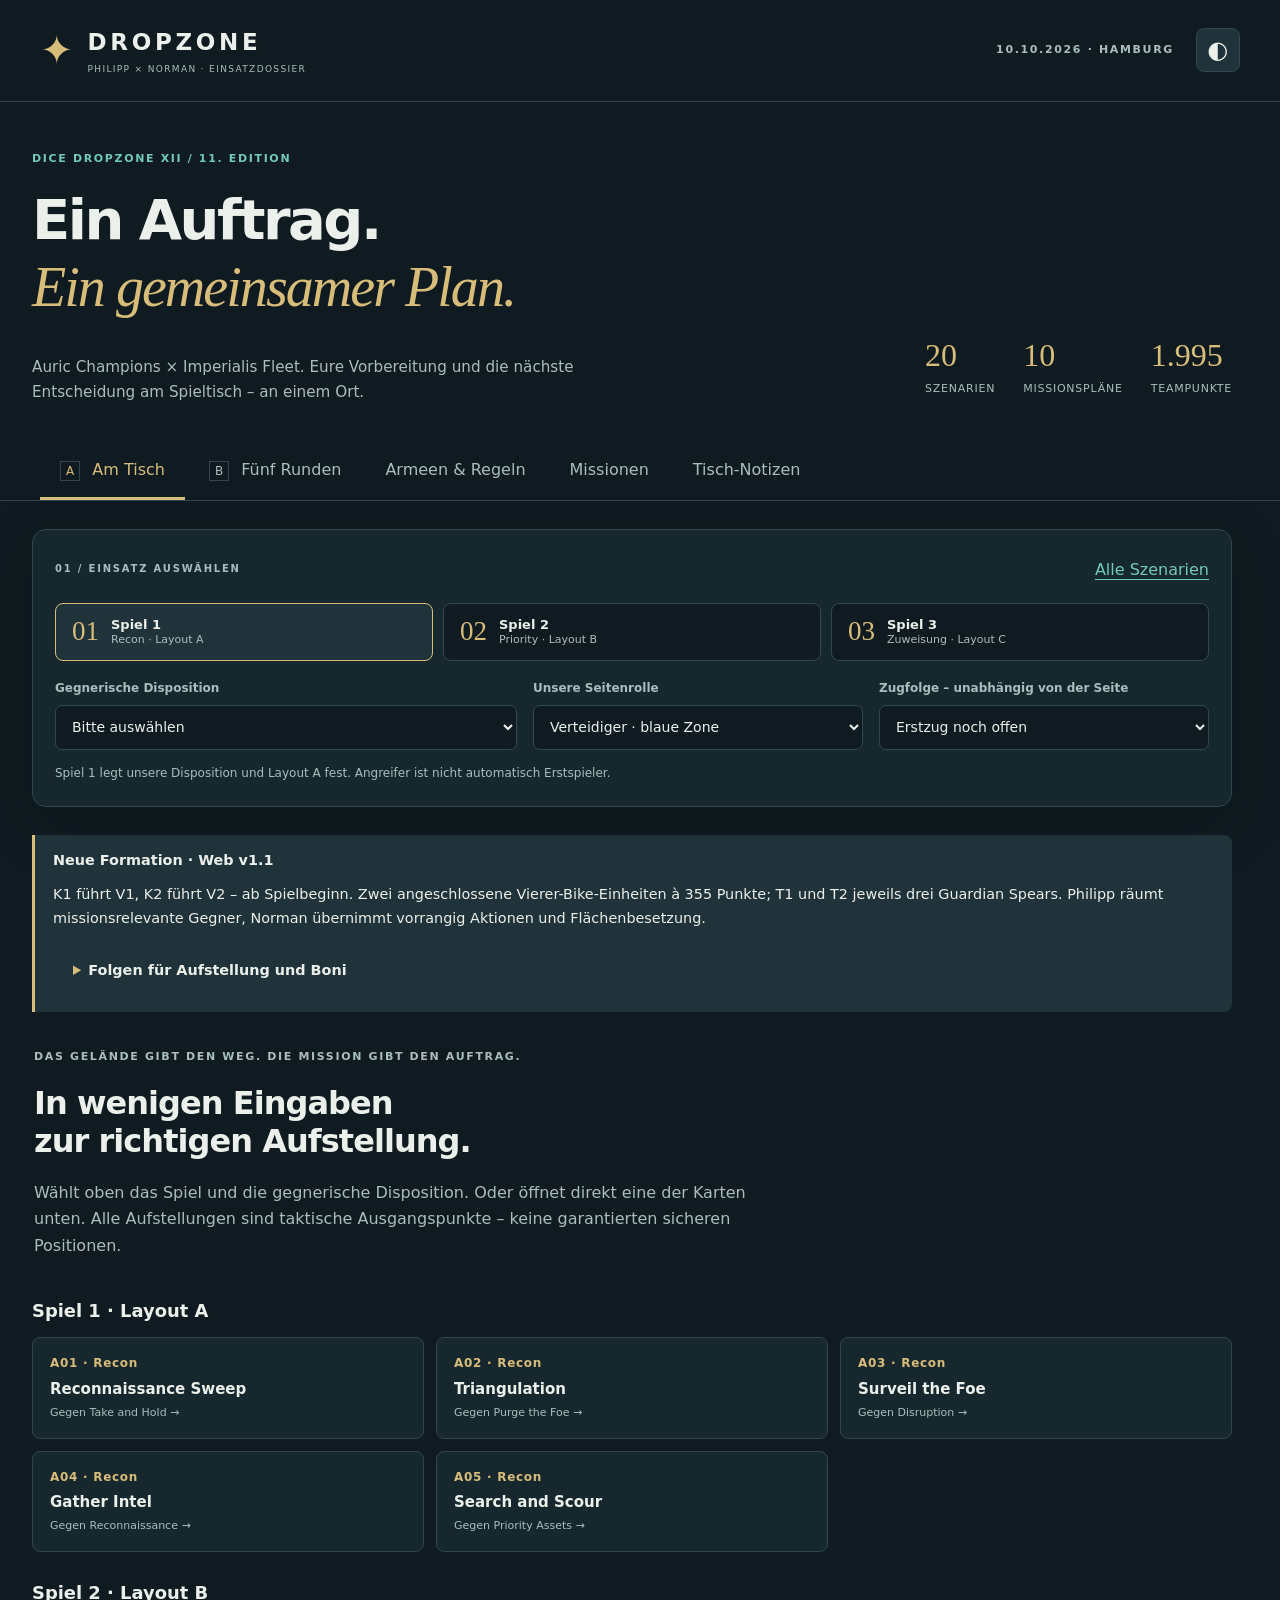
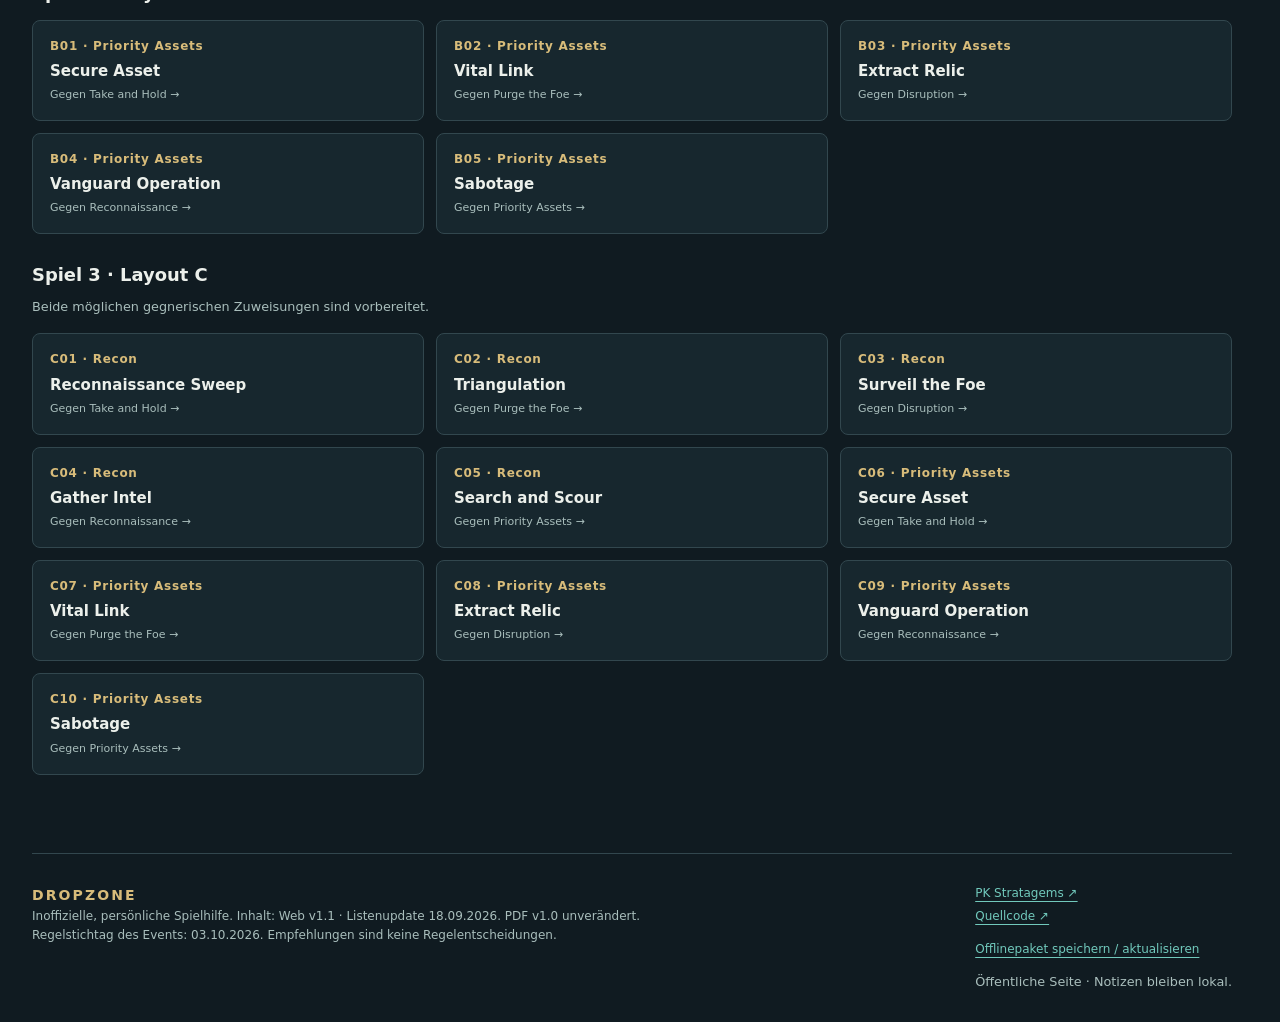
<file: index.html>
<!doctype html>
<html lang="de" data-theme="dark">
<head>
<meta charset="utf-8"><meta name="viewport" content="width=device-width, initial-scale=1">
<meta name="theme-color" content="#101b21"><meta name="robots" content="noindex, nofollow">
<meta name="description" content="Persönliches Doubles-Einsatzdossier für Philipp und Norman: 20 Szenarien, Aufstellung und fünf Schlachtrunden.">
<title>Dropzone · Philipp & Norman</title>
<link rel="icon" href="./favicon.svg" type="image/svg+xml"><link rel="stylesheet" href="./style.css">
</head>
<body>
<a class="skip" href="#content">Zum Inhalt</a>
<header class="masthead"><div class="brand"><span class="brand-mark" aria-hidden="true">✦</span><div><a href="./" class="brand-name">DROPZONE</a><span class="overline">PHILIPP × NORMAN · EINSATZDOSSIER</span></div></div><div class="header-actions"><span class="event-date">10.10.2026 · HAMBURG</span><button id="theme" class="icon-button" aria-label="Helles oder dunkles Design umschalten" title="Design umschalten">◐</button></div></header>
<div class="hero"><div><p class="eyebrow">DICE DROPZONE XII / 11. EDITION</p><h1>Ein Auftrag.<br><em>Ein gemeinsamer Plan.</em></h1><p class="hero-description">Auric Champions × Imperialis Fleet. Eure Vorbereitung und die nächste Entscheidung am Spieltisch – an einem Ort.</p></div><div class="hero-stats" aria-label="Umfang"><div><strong>20</strong><span>Szenarien</span></div><div><strong>10</strong><span>Missionspläne</span></div><div><strong>1.995</strong><span>Teampunkte</span></div></div></div>
<nav class="main-nav" aria-label="Hauptnavigation"><button data-view="table" aria-current="page"><span>A</span> Am Tisch</button><button data-view="plan"><span>B</span> Fünf Runden</button><button data-view="rules">Armeen & Regeln</button><button data-view="missions">Missionen</button><button data-view="notes">Tisch-Notizen</button></nav>
<main id="content" tabindex="-1"><div id="app"><p class="loading" role="status">Das Einsatzdossier wird geladen …</p></div><noscript><p>Für die interaktive Szenarioauswahl ist JavaScript erforderlich. Die Inhalte liegen auch als JSON-Dateien im <a href="https://github.com/philippkrohn/Dropzone">Repository</a> vor.</p></noscript></main>
<footer class="site-footer"><div><strong>DROPZONE</strong><br>Inoffizielle, persönliche Spielhilfe. Inhalt: Web v1.1 · Listenupdate 18.09.2026. PDF v1.0 unverändert.<br>Regelstichtag des Events: 03.10.2026. Empfehlungen sind keine Regelentscheidungen.</div><div><a href="https://pkstratagems.netlify.app" target="_blank" rel="noopener noreferrer">PK Stratagems ↗</a><a href="https://github.com/philippkrohn/Dropzone" target="_blank" rel="noopener noreferrer">Quellcode ↗</a><button id="offline" class="text-button">Offlinepaket speichern / aktualisieren</button><small id="offline-status" role="status">Öffentliche Seite · Notizen bleiben lokal.</small></div></footer>
<dialog id="modal" aria-labelledby="modal-title"><div class="dialog-top"><h2 id="modal-title"></h2><button id="close-modal" class="icon-button" aria-label="Fenster schließen">×</button></div><div id="modal-body"></div></dialog>
<div id="toast" role="status" aria-live="polite"></div><div id="print-area"></div>
<script type="module" src="./app.mjs"></script>
</body></html>
</file>
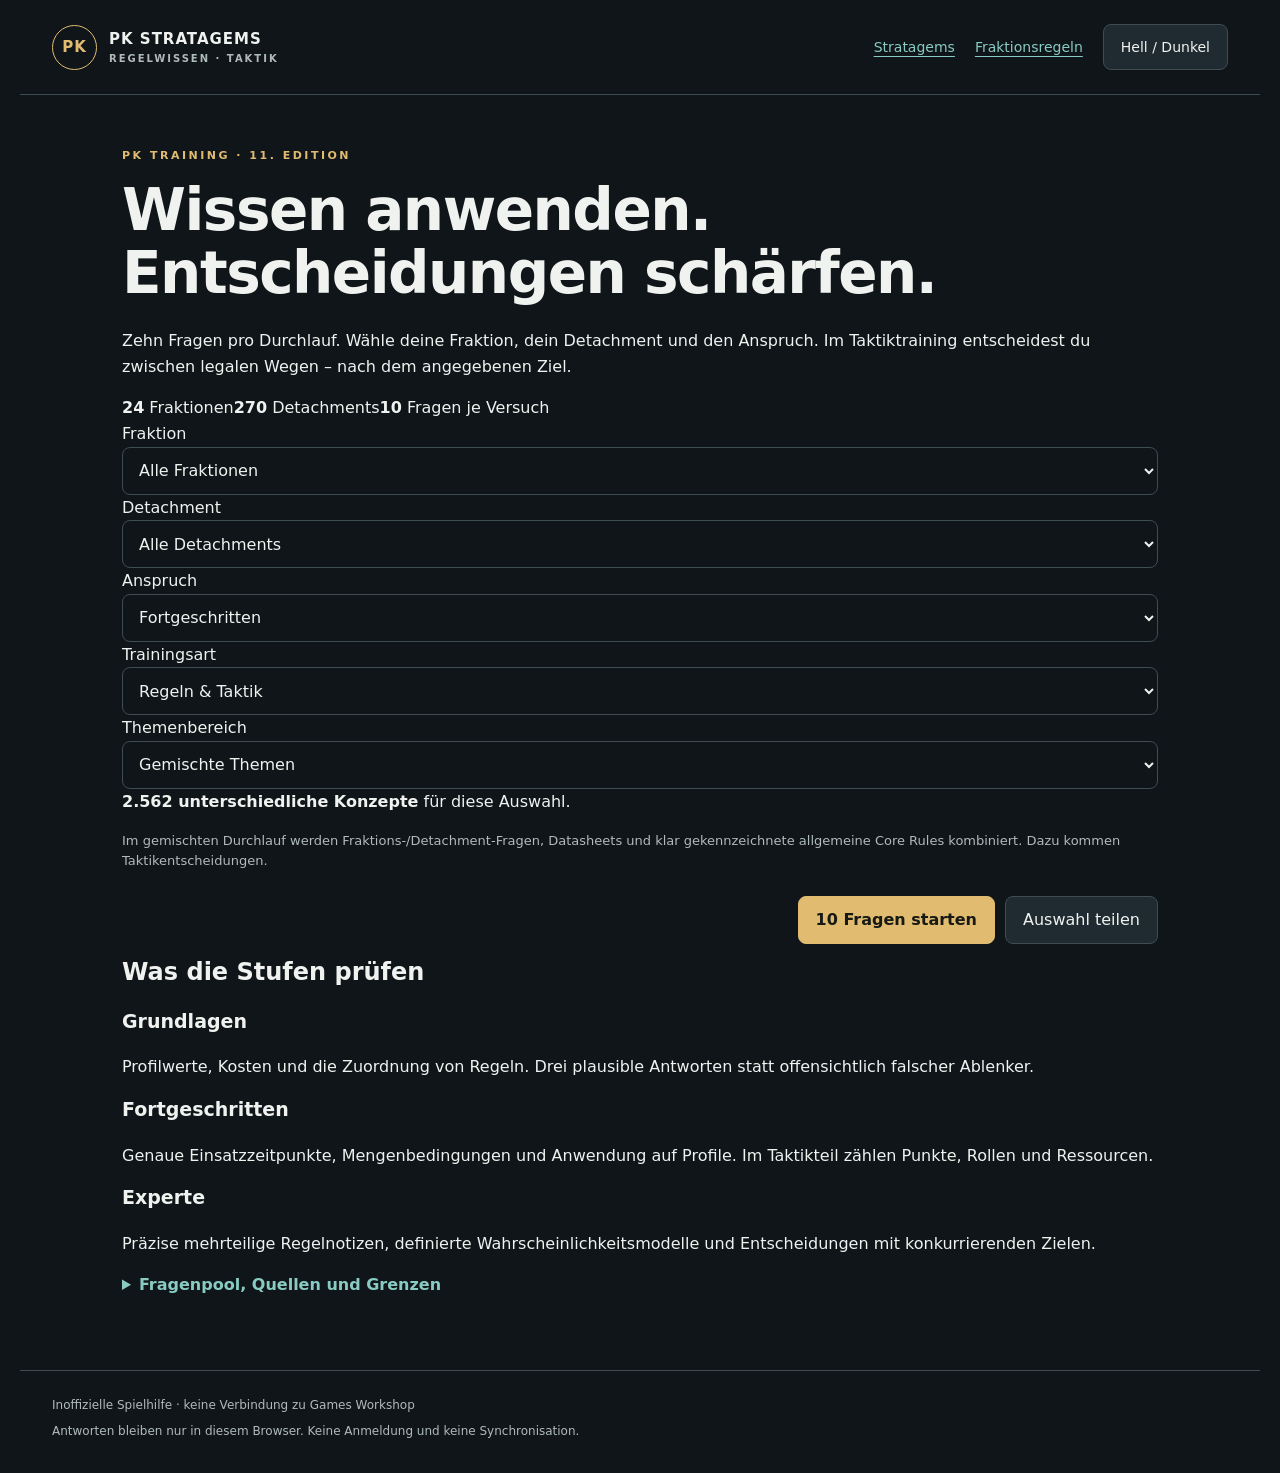
<file: pkstratagems/quiz/index.html>
<!doctype html>
<html lang="de" data-theme="dark">
<head>
<meta charset="utf-8"><meta name="viewport" content="width=device-width,initial-scale=1">
<meta name="theme-color" content="#101519"><meta name="robots" content="noindex,nofollow">
<meta name="description" content="Quiz-Training zu Warhammer 40.000: Fraktionen, Detachments und Stratagems. Mit Auswertung, Erklärungen und Quellen.">
<title>Quiz-Training · PK Stratagems</title>
<link rel="stylesheet" href="./style.css">
<script type="module" src="./app.mjs"></script>
</head>
<body>
<a class="skip" href="#main">Zum Inhalt</a>
<header class="site-head"><a class="brand" href="../"><span class="brand-mark" aria-hidden="true">PK</span><span>PK STRATAGEMS<small>REGELWISSEN · TAKTIK</small></span></a><nav aria-label="Seitennavigation"><a href="../">Stratagems</a><a href="../fraktionen/">Fraktionsregeln</a><button id="theme" type="button" aria-label="Helle Darstellung aktivieren">Hell / Dunkel</button></nav></header>
<main id="main" tabindex="-1"><p role="status">Quizkatalog wird geladen …</p></main>
<footer class="site-foot"><span>Inoffizielle Spielhilfe · keine Verbindung zu Games Workshop</span><span>Antworten bleiben nur in diesem Browser. Keine Anmeldung und keine Synchronisation.</span><span id="storage-notice" role="status"></span></footer>
<noscript>Für Auswahl und Auswertung wird JavaScript benötigt.</noscript>
<dialog id="reset-dialog"><form method="dialog"><h2>Neu beginnen?</h2><p>Der laufende Zehn-Fragen-Versuch wird ersetzt. Frühere Quizdaten und alle übrigen Website-Notizen bleiben unberührt.</p><div class="button-row"><button value="cancel">Abbrechen</button><button class="primary" value="reset">Neue zehn Fragen</button></div></form></dialog>
</body></html>
</file>
<file: style.css>
:root{color-scheme:dark;--bg:#101b21;--panel:#17272e;--panel2:#20333a;--line:#32474e;--text:#ecf0eb;--muted:#a9bebc;--gold:#d8bc7a;--teal:#71c9bc;--danger:#eea895;--shadow:0 18px 55px #040a0d33;--font:Inter,ui-sans-serif,system-ui,-apple-system,BlinkMacSystemFont,"Segoe UI",sans-serif}
:root[data-theme=light]{color-scheme:light;--bg:#f2f1e9;--panel:#fffef8;--panel2:#e9eee7;--line:#c9d2c8;--text:#182b30;--muted:#516765;--gold:#7b5d20;--teal:#216d67;--danger:#923d30;--shadow:0 15px 40px #23372f0c}
*{box-sizing:border-box}html{scroll-behavior:smooth;scroll-padding-top:90px}body{margin:0;background:var(--bg);color:var(--text);font-family:var(--font);font-size:16px;line-height:1.65}a{color:var(--teal);text-underline-offset:4px}button,input,select,textarea{font:inherit}button{cursor:pointer;color:inherit;border:1px solid var(--line);background:var(--panel2);border-radius:8px;min-height:44px;padding:9px 15px;line-height:1.35}button:hover{border-color:var(--teal)}button:disabled{opacity:.55;cursor:wait}button:focus-visible,a:focus-visible,input:focus-visible,select:focus-visible,summary:focus-visible,textarea:focus-visible{outline:3px solid var(--teal);outline-offset:3px}p{margin:0 0 1em}h1,h2,h3,h4{line-height:1.2;margin:0 0 .6em}h1{font-size:clamp(2.1rem,4.5vw,3.5rem);letter-spacing:-.045em;font-weight:720}h1 em{font-family:Georgia,serif;font-weight:400;color:var(--gold);letter-spacing:-.035em}h2{font-size:clamp(1.55rem,3vw,2rem);letter-spacing:-.03em}h3{font-size:1.12rem}h4{font-size:1rem}small,.small{font-size:.8rem;color:var(--muted)}.skip{position:absolute;left:16px;top:-80px;z-index:200;background:var(--panel);padding:14px}.skip:focus{top:10px}.masthead{max-width:1280px;margin:auto;padding:24px 40px;display:flex;align-items:center;justify-content:space-between;gap:16px;border-bottom:1px solid var(--line)}.brand{display:flex;align-items:center;gap:14px}.brand-mark{color:var(--gold);font-size:40px;line-height:1}.brand-name{font-size:23px;letter-spacing:.16em;font-weight:800;text-decoration:none;color:var(--text)}.overline{display:block;font-size:9px;letter-spacing:.15em;color:var(--muted)}.header-actions{display:flex;align-items:center;gap:22px}.event-date,.eyebrow{font-size:11px;letter-spacing:.15em;font-weight:700;color:var(--muted)}.icon-button{width:44px;height:44px;padding:0;font-size:24px;flex-shrink:0}.hero{max-width:1200px;margin:auto;padding:48px 0 38px;display:flex;justify-content:space-between;align-items:end;gap:40px}.eyebrow{color:var(--teal);margin:0 0 18px}.hero-description{max-width:570px;color:var(--muted);margin:16px 0 0;font-size:.95rem}.hero-stats{display:flex;gap:28px;padding-bottom:5px;flex-shrink:0}.hero-stats strong{font:400 32px Georgia,serif;color:var(--gold);display:block}.hero-stats span{font-size:11px;color:var(--muted);text-transform:uppercase;letter-spacing:.07em}.main-nav{position:sticky;top:0;z-index:25;background:var(--bg);border-bottom:1px solid var(--line);display:flex;gap:4px;max-width:1280px;margin:auto;padding:0 40px;overflow:auto;scrollbar-width:thin}.main-nav button{white-space:nowrap;border:none;border-radius:0;background:none;padding:16px 20px;border-bottom:3px solid transparent;color:var(--muted)}.main-nav button[aria-current=page]{color:var(--gold);border-bottom-color:var(--gold)}.main-nav span{font-size:12px;margin-right:7px;border:1px solid var(--line);padding:2px 5px}main{max-width:1200px;margin:auto;padding:28px 0 48px;min-height:50vh;outline:none}.selector{background:var(--panel);border:1px solid var(--line);border-radius:14px;padding:22px;margin-bottom:28px;box-shadow:var(--shadow)}.select-head{display:flex;justify-content:space-between;align-items:center;gap:10px;margin-bottom:15px}.section-label{font-size:10px;letter-spacing:.18em;text-transform:uppercase;font-weight:700;color:var(--muted)}.game-buttons{display:grid;grid-template-columns:repeat(3,1fr);gap:10px}.game-buttons button{display:flex;align-items:center;gap:12px;text-align:left;padding:12px 16px;background:var(--bg)}.game-buttons button[aria-pressed=true]{border-color:var(--gold);background:var(--panel2)}.game-number{font:400 27px Georgia,serif;color:var(--gold)}.game-buttons b{font-size:13px;display:block}.game-buttons small{font-size:11px;display:block}.controls{display:grid;grid-template-columns:1.1fr 1.3fr 1fr 1fr;gap:16px;margin-top:18px;align-items:end}.controls.three{grid-template-columns:1.4fr 1fr 1fr}.field{display:flex;flex-direction:column;gap:6px;min-width:0}.field label,.field>span{font-size:12px;font-weight:650;color:var(--muted)}select,input[type=text],input[type=number],input[type=search],textarea{width:100%;border:1px solid var(--line);border-radius:7px;padding:10px 12px;background:var(--bg);color:var(--text);min-height:45px}select{padding-right:28px;font-size:14px}textarea{min-height:100px;resize:vertical}.control-note{font-size:12px;color:var(--muted);margin:14px 0 0}.notice{border-left:3px solid var(--gold);padding:14px 18px;background:var(--panel2);border-radius:0 8px 8px 0;font-size:.9rem;margin:16px 0}.notice.error{border-color:var(--danger)}.notice p:last-child{margin:0}.welcome{padding:20px 2px 25px;max-width:760px}.welcome p{color:var(--muted)}.case-grid{display:grid;grid-template-columns:repeat(3,1fr);gap:12px;margin:16px 0 30px}.case-link{text-align:left;background:var(--panel);padding:17px;display:flex;flex-direction:column;justify-content:space-between;gap:7px}.case-link .code{color:var(--gold);font-size:12px;font-weight:800;letter-spacing:.06em}.case-link strong{font-size:15px}.case-link small{font-size:11px}.mission-header{display:flex;justify-content:space-between;gap:15px;align-items:start;margin-bottom:22px}.mission-header .tag{display:inline-block;font-size:11px;letter-spacing:.1em;color:var(--teal);margin-bottom:9px}.mission-header p{font-size:.9rem;color:var(--muted);margin:0}.toolbar{display:flex;gap:8px;flex-wrap:wrap}.toolbar button{font-size:12px;background:none}.table-grid{display:grid;grid-template-columns:minmax(290px, .92fr) minmax(350px,1.08fr);gap:24px;align-items:start}.panel{border:1px solid var(--line);border-radius:12px;background:var(--panel);padding:22px;margin-bottom:20px;min-width:0}.panel-top{display:flex;justify-content:space-between;align-items:center;gap:10px;margin-bottom:12px}.panel-top h3{margin:0}.pill{display:inline-block;border:1px solid var(--line);padding:3px 8px;border-radius:999px;font-size:11px;color:var(--muted)}.map-shell{padding:14px;background:#ede9da;border-radius:8px}.map{position:relative;width:100%;line-height:0;isolation:isolate}.map>img{width:100%;height:auto;display:block}.markers{position:absolute;inset:0}.marker{position:absolute;transform:translate(-50%,-50%);border-radius:50%;width:6.4423%;aspect-ratio:1;min-height:0;padding:0;line-height:1;background:#206d70;color:#fff;border:2px solid #fff;font-size:clamp(10px,1.7vw,17px);font-weight:800;box-shadow:0 1px 5px #0008;display:flex;align-items:center;justify-content:center}.marker.philipp{background:#aa812a}.marker:hover{z-index:5;outline:3px solid #101b21}.map-foot{font-size:11px;color:var(--muted);margin:12px 0 0}.legend{display:grid;grid-template-columns:1fr 1fr;gap:5px;margin-top:14px}.legend button{padding:6px 9px;display:flex;gap:8px;align-items:center;text-align:left;font-size:12px;background:none}.legend .number{background:#206d70;border-radius:50%;display:inline-grid;place-items:center;color:white;min-width:24px;height:24px;font-weight:750}.legend .number.philipp{background:#aa812a}.legend small{font-size:10px;display:block}.legend-description{font-size:12px;line-height:1.5;color:var(--muted);margin:12px 0 0}.callout{border-top:2px solid var(--teal)}.callout.gold{border-top-color:var(--gold)}.callout.danger{border-top-color:var(--danger)}.callout .section-label{color:var(--teal);margin-bottom:10px}.callout.gold .section-label{color:var(--gold)}.callout.danger .section-label{color:var(--danger)}.callout p:last-child{margin-bottom:0}.scoreline{font-weight:650;color:var(--gold);font-size:1.1rem}.turn-box{border-left:2px solid var(--line);padding-left:16px;margin-top:18px}.turn-box h4{color:var(--gold)}.longtext{white-space:pre-line}.text-button{background:none;border:none;padding:6px 0;color:var(--teal);text-decoration:underline;text-underline-offset:4px;min-height:36px;text-align:left}.two-col{display:grid;grid-template-columns:1fr 1fr;gap:20px}.two-col>.panel{margin:0}.round-card{background:var(--panel);border:1px solid var(--line);border-radius:12px;padding:24px;margin-bottom:18px;break-inside:avoid}.round-header{display:flex;align-items:center;gap:12px;margin-bottom:18px}.round-header span{width:38px;height:38px;border:1px solid var(--gold);display:grid;place-items:center;color:var(--gold);font:24px Georgia,serif;border-radius:50%}.round-header h3{margin:0}.player-task{border-top:2px solid var(--teal);padding-top:16px}.player-task.philipp{border-color:var(--gold)}.player-label{color:var(--teal);font-size:11px;letter-spacing:.12em;font-weight:750;margin:0 0 10px}.philipp .player-label{color:var(--gold)}.player-task p:last-child{margin:0}.chapter{border:1px solid var(--line);border-radius:10px;margin:12px 0;background:var(--panel)}summary{padding:18px 20px;cursor:pointer;font-weight:650;line-height:1.4}summary::marker{color:var(--gold)}.chapter-content{padding:0 22px 20px}.chapter-content section{padding-top:18px;border-top:1px solid var(--line);margin-top:8px}.chapter-content h4{color:var(--gold)}.unit-grid{display:grid;grid-template-columns:repeat(3,1fr);gap:10px;margin-bottom:26px}.unit-card{padding:16px;background:var(--panel);border:1px solid var(--line);border-top:2px solid var(--teal);border-radius:8px}.unit-card.philipp{border-top-color:var(--gold)}.unit-card strong{display:block;font-size:14px;line-height:1.4;margin:8px 0}.unit-id{font-weight:800;color:var(--teal);font-size:16px}.unit-card.philipp .unit-id{color:var(--gold)}.source-links{display:grid;grid-template-columns:1fr 1fr;gap:8px}.source-links a{overflow-wrap:anywhere;font-size:13px}.matrix-scroll{overflow:auto;border:1px solid var(--line);border-radius:8px;margin:15px 0 28px}.matrix{border-collapse:collapse;min-width:780px;width:100%;font-size:12px}.matrix td,.matrix th{border:1px solid var(--line);padding:10px}.matrix th{background:var(--panel2);text-align:left;color:var(--gold)}.matrix td{background:var(--panel)}.matrix button{width:100%;background:none;border:none;font-size:12px;padding:2px;min-height:38px;text-align:left}.searchbar{max-width:600px;margin:20px 0}.word{white-space:pre-wrap;overflow-wrap:anywhere;word-break:normal;font-family:var(--font);font-size:14px;line-height:1.8;margin:0;padding:0}.mission-count{color:var(--muted);font-size:12px}.notes-grid{display:grid;grid-template-columns:repeat(2,1fr);gap:16px}.checklist{display:grid;grid-template-columns:repeat(2,1fr);gap:4px}.checklist label{display:flex;align-items:start;gap:10px;padding:10px 3px;font-size:14px;min-height:44px}.checklist input{accent-color:var(--teal);width:19px;height:19px;flex-shrink:0;margin-top:2px}.score-table{width:100%;border-collapse:collapse;font-size:12px}.score-table th{color:var(--muted);font-weight:500}.score-table td,.score-table th{padding:5px;text-align:left}.score-table input{padding:7px;width:100%;min-width:46px;text-align:center}.score-help{font-size:12px;color:var(--muted)}.note-actions{display:flex;gap:10px;flex-wrap:wrap;margin:20px 0}.danger-button{color:var(--danger)}.site-footer{max-width:1200px;margin:auto;padding:30px 0;border-top:1px solid var(--line);display:flex;justify-content:space-between;gap:30px;color:var(--muted);font-size:12px}.site-footer>div:last-child{display:flex;flex-direction:column;align-items:start;gap:4px}.site-footer strong{letter-spacing:.15em;color:var(--gold);font-size:14px}.loading{padding:40px;text-align:center;color:var(--muted)}dialog{background:var(--panel);color:var(--text);border:1px solid var(--line);border-radius:14px;width:min(1000px,94vw);max-height:92dvh;padding:0;box-shadow:0 30px 150px #0009}dialog::backdrop{background:#000a;backdrop-filter:blur(3px)}.dialog-top{position:sticky;top:0;background:var(--panel);padding:14px 20px;display:flex;align-items:center;justify-content:space-between;gap:14px;z-index:10;border-bottom:1px solid var(--line)}.dialog-top h2{font-size:1.15rem;margin:0}#modal-body{padding:22px;overflow:auto}.zoom-controls{display:flex;gap:12px;align-items:center;margin-bottom:12px}.zoom-controls input{flex:1}.zoom-scroll{max-height:66vh;overflow:auto;background:#ede9da;border-radius:8px;padding:14px}.zoom-canvas{width:100%;max-width:none;margin:auto}.zoom-canvas>.map{max-width:700px;margin:auto}.zoom-canvas.zoomed>.map{max-width:none}.zoom-canvas>img{width:100%;height:auto;display:block}.zoom-canvas .marker{font-size:17px;pointer-events:none}#toast{position:fixed;bottom:22px;left:50%;transform:translateX(-50%);z-index:150;background:var(--text);color:var(--bg);padding:10px 20px;border-radius:9px;box-shadow:var(--shadow);display:none;max-width:90vw;font-size:14px}#toast.show{display:block}#print-area{display:none}.print-intro{margin-bottom:20px}.print-both{display:grid;grid-template-columns:1fr 1fr;gap:30px}.print-both .map-shell{padding:4px}.print-both .marker{font-size:12px}.dossier-gap{margin-top:34px}.empty-hint{margin:10px 0;color:var(--muted)}.sr-only{position:absolute;width:1px;height:1px;padding:0;margin:-1px;overflow:hidden;clip:rect(0,0,0,0);white-space:nowrap;border:0}
@media(max-width:1280px){.hero,main,.site-footer{margin-left:32px;margin-right:32px}}@media(max-width:900px){.hero-stats{gap:18px}.hero-stats strong{font-size:25px}.hero{gap:24px}.table-grid{grid-template-columns:minmax(270px,.9fr) minmax(280px,1fr);gap:16px}.panel{padding:17px}.case-grid{grid-template-columns:1fr 1fr}.main-nav{padding:0 20px}.main-nav button{padding:15px 13px}.unit-grid{grid-template-columns:1fr 1fr}}
@media(max-width:680px){body{font-size:16px}.masthead{padding:18px 18px}.event-date{display:none}.brand-name{font-size:20px}.brand-mark{font-size:33px}.hero,main,.site-footer{margin-left:18px;margin-right:18px}.hero{padding:28px 0;display:block}.hero-description{font-size:.85rem}.hero-stats{margin-top:22px;gap:25px}.hero-stats strong{font-size:25px}.hero-stats span{font-size:9px}.main-nav{padding:0 10px}.main-nav button{font-size:13px;padding:14px 12px;min-height:52px}.selector{padding:15px;margin-bottom:24px}.select-head{align-items:start}.select-head .small{font-size:10px}.game-buttons{gap:6px}.game-buttons button{padding:9px;gap:7px}.game-buttons b{font-size:11px}.game-buttons small{font-size:10px}.game-number{font-size:21px}.controls,.controls.three{grid-template-columns:1fr 1fr;gap:13px}.controls.three .field:first-child{grid-column:1/-1}.controls .field:first-child{grid-column:1/-1}.controls .field:nth-child(2):not(:last-child){grid-column:1/-1}.controls.three .field:nth-child(2){grid-column:auto}.control-note{font-size:11px}.table-grid,.two-col,.notes-grid{grid-template-columns:1fr}.mission-header{display:block}.toolbar{margin-top:14px}.mission-header h2{font-size:1.8rem}.panel{padding:18px}.map-shell{padding:12px}.marker{font-size:14px}.legend{gap:6px}.round-card{padding:18px}.two-col{gap:20px}.case-grid{gap:8px}.case-link{padding:13px}.case-link strong{font-size:13px}.unit-card{padding:13px}.unit-card strong{font-size:13px}.unit-grid{gap:8px}.source-links{grid-template-columns:1fr}.checklist{grid-template-columns:1fr}.site-footer{display:block;font-size:11px}.site-footer>div:last-child{margin-top:18px}.word{font-size:13px}#modal-body{padding:16px}.score-table td,.score-table th{padding:3px}.score-table{font-size:10px}.score-table input{font-size:14px;min-width:0;padding:6px 2px}.dialog-top{padding:12px 15px}.select-head .text-button{font-size:11px;white-space:nowrap}}
@media(prefers-reduced-motion:reduce){html{scroll-behavior:auto}*{transition:none!important}}
@media print{@page{size:A4;margin:15mm}body{background:white!important;color:#17272e!important;font-size:10pt;line-height:1.5}body>*:not(#print-area){display:none!important}#print-area{display:block!important}#print-area *{color:#17272e!important;box-shadow:none!important}#print-area h1{font-size:27pt}#print-area h2{font-size:20pt}#print-area h3{font-size:13pt}#print-area h4{font-size:11pt}#print-area .print-case{break-before:page}#print-area .round-card,#print-area .panel{border:1px solid #c3c9c5;background:white;padding:12px;margin-bottom:12px;break-inside:avoid}#print-area .round-card .two-col{grid-template-columns:1fr 1fr}#print-area .map>img{max-height:none}#print-area .marker{color:white!important;-webkit-print-color-adjust:exact;print-color-adjust:exact}#print-area .legend .number{color:white!important;-webkit-print-color-adjust:exact;print-color-adjust:exact}#print-area .notice{padding:10px;background:#f5f5f0}#print-area p{orphans:3;widows:3}#print-area a{text-decoration:none}#print-area button:not(.marker){display:none}#print-area .chapter{break-inside:auto;background:white;border:none}#print-area .chapter-content section{break-inside:avoid}#print-area .print-source{font-size:8pt;color:#56615e!important}.print-both{grid-template-columns:1fr 1fr!important}.legend button{display:flex!important;border:none!important;font-size:9pt}.legend small{font-size:8pt}}
@media print{#print-area .legend button{display:flex!important}}

/* Roster revision: preserve narrow-screen readability. */
.roster-update p{margin:.65rem 0 0}.roster-update details{margin-top:.7rem}.roster-update summary{cursor:pointer;font-weight:600}.unit-card p{margin:.65rem 0 0;overflow-wrap:anywhere}
</file>
<file: pkstratagems/quiz/style.css>
:root{color-scheme:dark;--bg:#101519;--panel:#182025;--panel2:#202b31;--text:#eff2ef;--muted:#afbbb9;--line:#3e4d52;--gold:#e1bc70;--ink:#161914;--teal:#88cbc2;--good:#9ddaa6;--bad:#f4aaa3;--focus:#efcb80}html[data-theme=light]{color-scheme:light;--bg:#f3f1e9;--panel:#fffef9;--panel2:#eceee7;--text:#192629;--muted:#4e6264;--line:#adb9b4;--gold:#785517;--ink:#fff;--teal:#195d58;--good:#255f31;--bad:#a22e29;--focus:#805917}*{box-sizing:border-box}body{margin:0;background:var(--bg);color:var(--text);font:16px/1.6 system-ui,-apple-system,BlinkMacSystemFont,'Segoe UI',sans-serif}a{color:var(--teal);text-underline-offset:4px}button,input,select{font:inherit}button,.button{min-height:46px;border:1px solid var(--line);border-radius:8px;padding:10px 17px;background:var(--panel2);color:var(--text);cursor:pointer;text-decoration:none;display:inline-flex;align-items:center;justify-content:center;gap:8px}button:hover,.button:hover{border-color:var(--gold)}button:disabled{opacity:.45;cursor:default}.primary{background:var(--gold);color:var(--ink);border-color:var(--gold);font-weight:750}input,select{width:100%;min-height:48px;background:var(--bg);color:var(--text);border:1px solid var(--line);border-radius:8px;padding:10px 12px}input[type=radio]{width:21px;height:21px;min-height:21px;flex:0 0 auto;accent-color:var(--gold)}:focus-visible{outline:3px solid var(--focus);outline-offset:4px}.skip{position:fixed;top:-100px;left:20px;padding:15px;background:var(--panel);z-index:99}.skip:focus{top:10px}.site-head{max-width:1240px;margin:auto;padding:24px 32px;display:flex;align-items:center;justify-content:space-between;gap:22px;border-bottom:1px solid var(--line)}.brand{display:flex;align-items:center;gap:12px;text-decoration:none;color:var(--text);letter-spacing:1px;font-weight:800;font-size:15px}.brand small{display:block;color:var(--muted);font-size:10px;letter-spacing:2px}.brand-mark{display:grid;place-items:center;border:1px solid var(--gold);color:var(--gold);height:45px;width:45px;border-radius:50%}.site-head nav{display:flex;align-items:center;gap:20px;font-size:14px}main{max-width:1100px;margin:0 auto;padding:52px 32px 72px;min-height:70vh}h1,h2,h3,p{margin-top:0}h1{font-size:clamp(32px,5vw,58px);line-height:1.1;letter-spacing:-1.5px;margin-bottom:22px}h2{font-size:24px;line-height:1.3}h3{font-size:19px;line-height:1.45}.eyebrow{font-size:11px;text-transform:uppercase;letter-spacing:2.5px;color:var(--gold);font-weight:800;margin-bottom:14px}.lead{max-width:700px;color:var(--muted);font-size:18px}.hero{margin-bottom:35px}.hero-stats{display:flex;gap:10px;flex-wrap:wrap;margin-top:20px}.chip{display:inline-block;background:var(--panel2);color:var(--muted);border:1px solid var(--line);padding:3px 10px;border-radius:5px;font-size:12px;font-weight:650}.filter-box{border:1px solid var(--line);border-radius:12px;padding:22px;background:var(--panel);display:grid;grid-template-columns:2fr 1fr 1fr 1fr;gap:16px;margin:30px 0 12px}.filter-box label{display:block;font-size:12px;font-weight:700;color:var(--muted)}.filter-box input,.filter-box select{margin-top:7px}.small{font-size:13px;color:var(--muted)}.catalog-count{margin:18px 0}.catalog-grid{display:grid;grid-template-columns:repeat(2,minmax(0,1fr));gap:24px}.quiz-card{border:1px solid var(--line);border-top:3px solid var(--gold);border-radius:12px;padding:26px;background:var(--panel);display:flex;flex-direction:column;align-items:flex-start}.quiz-card h2{margin:16px 0}.quiz-card p{color:var(--muted)}.quiz-card .button{margin-top:auto}.tags{display:flex;gap:7px;flex-wrap:wrap;margin-bottom:24px}.notice{border-left:3px solid var(--teal);padding:16px 20px;background:var(--panel);color:var(--muted);border-radius:0 8px 8px 0}.back{font-size:14px;display:inline-block;margin-bottom:24px}.quiz-head{margin-bottom:26px}.quiz-head h1{font-size:clamp(29px,4vw,42px);letter-spacing:-1px}.quiz-head .chip{margin:0 6px 8px 0}.progress-top{display:flex;gap:10px;align-items:center;justify-content:space-between;font-size:14px;color:var(--muted);margin:16px 0 10px}.progress-track{height:6px;background:var(--line);border-radius:99px;overflow:hidden}.progress-fill{height:100%;background:var(--teal);transition:width .15s}.question-nav{display:flex;flex-wrap:wrap;gap:8px;margin:20px 0}.question-nav button{min-width:43px;padding:5px 10px;min-height:42px}.question-nav [aria-current=step]{border:2px solid var(--gold);color:var(--gold)}.question-nav .answered{box-shadow:inset 0 -3px var(--teal)}fieldset{min-width:0;border:0;padding:0;margin:0}legend{width:100%;font-size:clamp(20px,3vw,25px);font-weight:700;line-height:1.45;margin-bottom:24px}.question-card{background:var(--panel);border:1px solid var(--line);border-radius:12px;padding:30px}.answer-option{display:flex;gap:14px;align-items:flex-start;background:var(--bg);border:1px solid var(--line);border-radius:8px;padding:16px 18px;margin:12px 0;cursor:pointer;overflow-wrap:anywhere}.answer-option input{margin:3px 0 0}.answer-option:has(input:checked){border-color:var(--gold);background:var(--panel2)}.option-letter{font-weight:750;color:var(--gold);margin-right:8px}.button-row{display:flex;flex-wrap:wrap;gap:10px;justify-content:flex-end;margin-top:24px}.button-row .left{margin-right:auto}.quiz-help{margin:24px 0}.alert{background:var(--panel2);border-left:4px solid var(--bad);padding:16px;color:var(--text);margin:15px 0}.result-hero{padding:28px;border:1px solid var(--line);border-radius:12px;background:var(--panel);display:flex;align-items:center;gap:28px;margin:25px 0}.score-number{font-size:55px;font-weight:850;line-height:1;color:var(--gold);white-space:nowrap}.result-list{display:grid;gap:22px}.review-card{border:1px solid var(--line);border-radius:10px;padding:25px;background:var(--panel)}.review-state{font-size:13px;font-weight:750;color:var(--good);margin-bottom:12px}.review-state.wrong{color:var(--bad)}.review-option{padding:11px 14px;border:1px solid var(--line);border-radius:6px;margin:8px 0;color:var(--muted)}.review-option.correct{border-color:var(--good);color:var(--text)}.review-option.wrong{border-color:var(--bad);color:var(--text)}.answer-badge{display:block;font-weight:750;font-size:12px;color:var(--good)}.wrong .answer-badge{color:var(--bad)}.explanation{margin:20px 0 0;padding-top:18px;border-top:1px solid var(--line)}details{margin-top:16px}summary{cursor:pointer;color:var(--teal);font-weight:650}details p{font-size:13px;color:var(--muted);margin:10px 0}.empty{padding:35px;border:1px dashed var(--line);border-radius:10px}.site-foot{border-top:1px solid var(--line);padding:25px 32px;max-width:1240px;margin:auto;color:var(--muted);font-size:12px;display:grid;gap:7px}dialog{background:var(--panel);color:var(--text);border:1px solid var(--line);border-radius:12px;padding:28px;max-width:500px;width:calc(100% - 32px)}dialog::backdrop{background:#0009}dialog h2{margin-bottom:12px}[hidden]{display:none!important}@media(min-width:1000px){.quiz-workspace{max-width:850px;margin:auto}}@media(max-width:800px){.filter-box{grid-template-columns:1fr 1fr}.catalog-grid{grid-template-columns:1fr}.site-head{padding:20px}.site-head nav a{display:none}main{padding:34px 20px 55px}.question-card{padding:23px}.site-foot{padding:24px 20px}}@media(max-width:420px){.filter-box{grid-template-columns:1fr;padding:16px}.site-head{gap:8px;padding:16px}.brand{font-size:12px;gap:8px}.brand small{font-size:8px}.brand-mark{height:35px;width:35px}main{padding:28px 16px 45px}.site-head nav button{font-size:12px;padding:8px;min-height:42px}.question-card,.review-card{padding:20px 16px}.answer-option{padding:14px 12px}.result-hero{padding:20px;gap:16px}.score-number{font-size:40px}.button-row{justify-content:stretch}.button-row>*{flex:1}.button-row .left{margin:0}.question-nav{gap:5px}}@media(prefers-reduced-motion:reduce){*{transition:none!important;scroll-behavior:auto!important}}@media print{body{color:#111;background:white}.site-head,.site-foot,.button-row,.question-nav,.back{display:none}.review-card{break-inside:avoid;background:white;color:#111}.review-option,.small,.explanation{color:#111}.quiz-head h1{font-size:24px}main{padding:0}.result-hero{background:white}}
</file>
